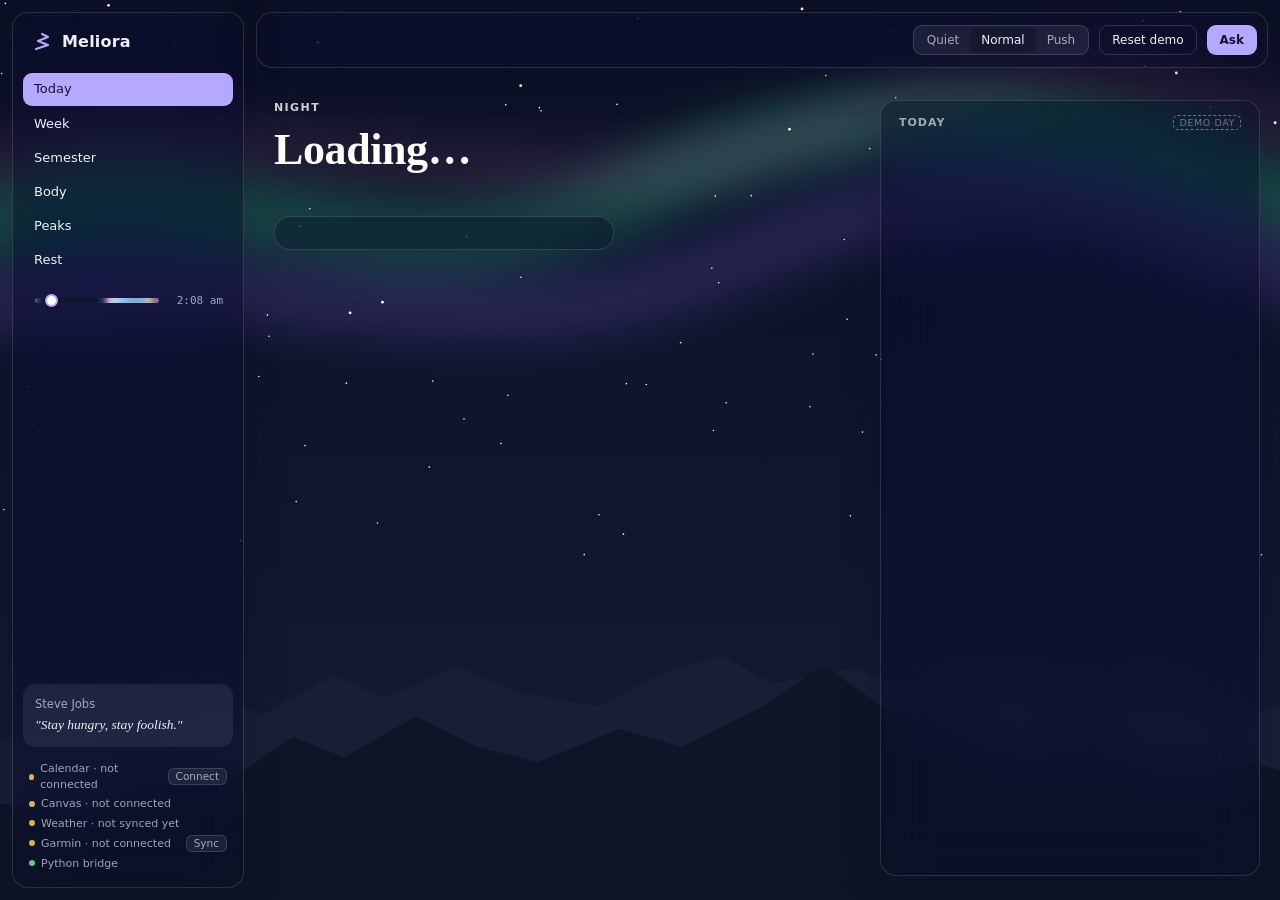
<file: src/meliora/ui/index.html>
<!doctype html>
<html lang="en" data-ink="dark">
<head>
<meta charset="utf-8">
<title>Meliora</title>
<link rel="stylesheet" href="style.css">
</head>
<body>

<!-- The sky: everything behind the glass. -->
<div class="sky" id="sky" aria-hidden="true">
  <!-- Stars and aurora animate whole layers (GPU-composited), never shapes inside an SVG. -->
  <div class="stars" id="stars"></div>
  <div class="aurora" id="aurora">
    <svg width="0" height="0" style="position:absolute"><defs><filter id="soft" x="-20%" y="-50%" width="140%" height="200%"><feGaussianBlur stdDeviation="22"/></filter></defs></svg>
    <svg class="rib r1" viewBox="0 0 1440 600" preserveAspectRatio="none"><path filter="url(#soft)" fill="none" stroke-linecap="round" d="M-60 230 C 200 120, 420 300, 700 190 S 1180 90, 1500 210" stroke="#3BE38B" stroke-width="70"/></svg>
    <svg class="rib r2" viewBox="0 0 1440 600" preserveAspectRatio="none"><path filter="url(#soft)" fill="none" stroke-linecap="round" d="M-60 300 C 260 220, 520 360, 820 250 S 1240 180, 1500 280" stroke="#8A5CF6" stroke-width="60"/></svg>
    <svg class="rib r3" viewBox="0 0 1440 600" preserveAspectRatio="none"><path filter="url(#soft)" fill="none" stroke-linecap="round" d="M-60 160 C 300 90, 600 220, 900 130 S 1300 60, 1500 140" stroke="#E05AA8" stroke-width="40"/></svg>
  </div>
  <div class="sun" id="sun"></div>
  <div class="belt" id="belt"></div>
  <div class="glow" id="glow"></div>
  <svg class="ridge" viewBox="0 0 1440 300" preserveAspectRatio="xMidYMax slice">
    <defs>
      <linearGradient id="litGrad" x1="0" y1="0" x2="0" y2="1">
        <stop offset="0" stop-color="#F2B39B" stop-opacity="1"/>
        <stop offset=".45" stop-color="#F2B39B" stop-opacity=".35"/>
        <stop offset=".8" stop-color="#F2B39B" stop-opacity="0"/>
      </linearGradient>
    </defs>
    <path id="ridge-far" d="M0 300 L0 170 L80 150 L150 120 L210 140 L290 95 L350 118 L420 80 L470 102 L540 70 L600 96 L680 110 L740 78 L800 60 L850 88 L930 72 L1000 100 L1080 84 L1150 110 L1220 90 L1300 120 L1380 104 L1440 130 L1440 300 Z"/>
    <path id="ridge-near" d="M0 300 L0 230 L90 205 L170 215 L250 170 L310 188 L380 140 L430 160 L500 120 L560 150 L620 165 L700 132 L760 150 L840 110 L900 70 L960 112 L1020 128 L1090 160 L1160 145 L1240 178 L1320 165 L1440 200 L1440 300 Z"/>
    <path id="ridge-lit" fill="url(#litGrad)" d="M0 300 L0 230 L90 205 L170 215 L250 170 L310 188 L380 140 L430 160 L500 120 L560 150 L620 165 L700 132 L760 150 L840 110 L900 70 L960 112 L1020 128 L1090 160 L1160 145 L1240 178 L1320 165 L1440 200 L1440 300 Z"/>
  </svg>
</div>

<div class="app">
  <aside class="side glass">
    <div class="brand">
      <svg width="20" height="20" viewBox="0 0 20 20" aria-hidden="true"><path d="M3 17 L15 13 L5 9 L15 5 L9 2" fill="none" stroke="currentColor" stroke-width="2.2" stroke-linecap="round" stroke-linejoin="round"/></svg>
      Meliora
    </div>
    <nav>
      <a class="nav on" data-view="today">Today <b id="pendcount"></b></a>
      <a class="nav">Week</a>
      <a class="nav">Semester</a>
      <a class="nav" data-view="body">Body</a>
      <a class="nav">Peaks</a>
      <a class="nav">Rest</a>
    </nav>
    <div class="scrub">
      <input type="range" id="slider" min="0" max="1439" step="1" aria-label="Time of day for the sky">
      <button class="time" id="time" title="Back to the real time"></button>
    </div>
    <div class="why">Steve Jobs<em>"Stay hungry, stay foolish."</em></div>
    <div class="sources">
      <div class="src off"><span id="src-cal"><i></i>Calendar · not connected</span><button class="sync" id="cal-connect" title="Let Meliora read Apple Calendar">Connect</button></div>
      <div class="src off"><i></i>Canvas · not connected</div>
      <div class="src off" id="src-weather"><i></i>Weather · not synced yet</div>
      <div class="src off"><span id="src-garmin"><i></i>Garmin · not connected</span><button class="sync" id="sync" title="Pull from Garmin now">Sync</button></div>
      <div class="src" id="bridge"><i></i>Python bridge</div>
    </div>
  </aside>

  <header class="top glass">
    <div class="date"><b id="date"></b><span id="wx"></span></div>
    <div class="spacer"></div>
    <div class="seg" role="group" aria-label="How hard it pushes">
      <button data-push="quiet">Quiet</button><button data-push="normal" class="on">Normal</button><button data-push="push">Push</button>
    </div>
    <button class="btn ghost" id="reset" title="Clear today's Confirm/Decline choices">Reset demo</button>
    <button class="btn primary" id="ask">Ask</button>
  </header>

  <main class="center">
    <section class="hero">
      <div class="eyebrow" id="phase"></div>
      <h1 class="sentence" id="sentence">Loading…</h1>
      <div class="because" id="because"></div>
      <div class="next glass" id="next"></div>
    </section>

    <section class="agenda glass">
      <div class="agenda-h"><h3>Today</h3><span class="allday" id="allday"></span><span class="tag-demo" id="tag-demo">demo day</span></div>
      <div class="rows" id="rows"></div>
    </section>

  </main>

  <main class="bodyv" id="bodyv" hidden>
    <aside class="ov glass" id="ov" aria-label="Overview"></aside>
    <div class="bv-main">
    <div class="bv-head">
      <div><h2>Body</h2><span class="bv-src" id="bv-src"></span></div>
      <div class="seg" id="bv-range" role="group" aria-label="Date range">
        <button data-days="30">30 days</button><button data-days="90" class="on">90 days</button>
      </div>
    </div>
    <section class="tiles" id="tiles"></section>
    <section class="cards">
      <article class="card glass" data-chart="weeks">
        <header><h3>Weekly distance</h3><span class="legend"><i class="sw s1"></i>Runs<i class="sw s2"></i>Hikes</span><button class="tbl">Table</button></header>
        <div class="plot"></div>
      </article>
      <article class="card glass" data-chart="sleep">
        <header><h3>Sleep per night</h3><button class="tbl">Table</button></header>
        <div class="plot"></div>
      </article>
      <article class="card glass" data-chart="hrv">
        <header><h3>HRV</h3><span class="legend"><i class="ln s1"></i>7-day avg<i class="dt m0"></i>Nightly</span><button class="tbl">Table</button></header>
        <div class="plot"></div>
      </article>
      <article class="card glass" data-chart="rhr">
        <header><h3>Resting heart rate</h3><button class="tbl">Table</button></header>
        <div class="plot"></div>
      </article>
    </section>
    <article class="card glass acts">
      <header><h3>Recent activities</h3></header>
      <div class="plot" id="acts"></div>
    </article>
    </div>
  </main>

    <aside class="drawer glass" id="drawer" aria-label="Ask">
      <div class="dh">
        <b>Ask</b>
        <span class="usage" id="usage" title="Claude tokens used (prompt + reply), from the call log"></span>
        <button class="btn ghost" id="newchat" title="Clear this conversation">New chat</button>
        <button class="btn ghost" id="close">Close</button>
      </div>
      <div class="pick">
        <div class="grp"><span>On this Mac</span><div class="seg small" id="tiers" role="group" aria-label="On-device model"></div></div>
        <div class="grp"><span>Claude</span><div class="seg small" id="ctiers" role="group" aria-label="Claude model"></div></div>
      </div>
      <div class="msgs" id="msgs">
        <div class="m a" id="hello"></div>
      </div>
      <form class="compose" id="compose"><input id="q" placeholder="Ask about your day…" autocomplete="off"><button type="button" class="stop" id="stop" hidden>Stop</button></form>
    </aside>

  <div class="toast" id="toast"></div>
</div>

<script src="sky.js"></script>
<script src="charts.js"></script>
<script src="app.js"></script>
</body>
</html>
</file>
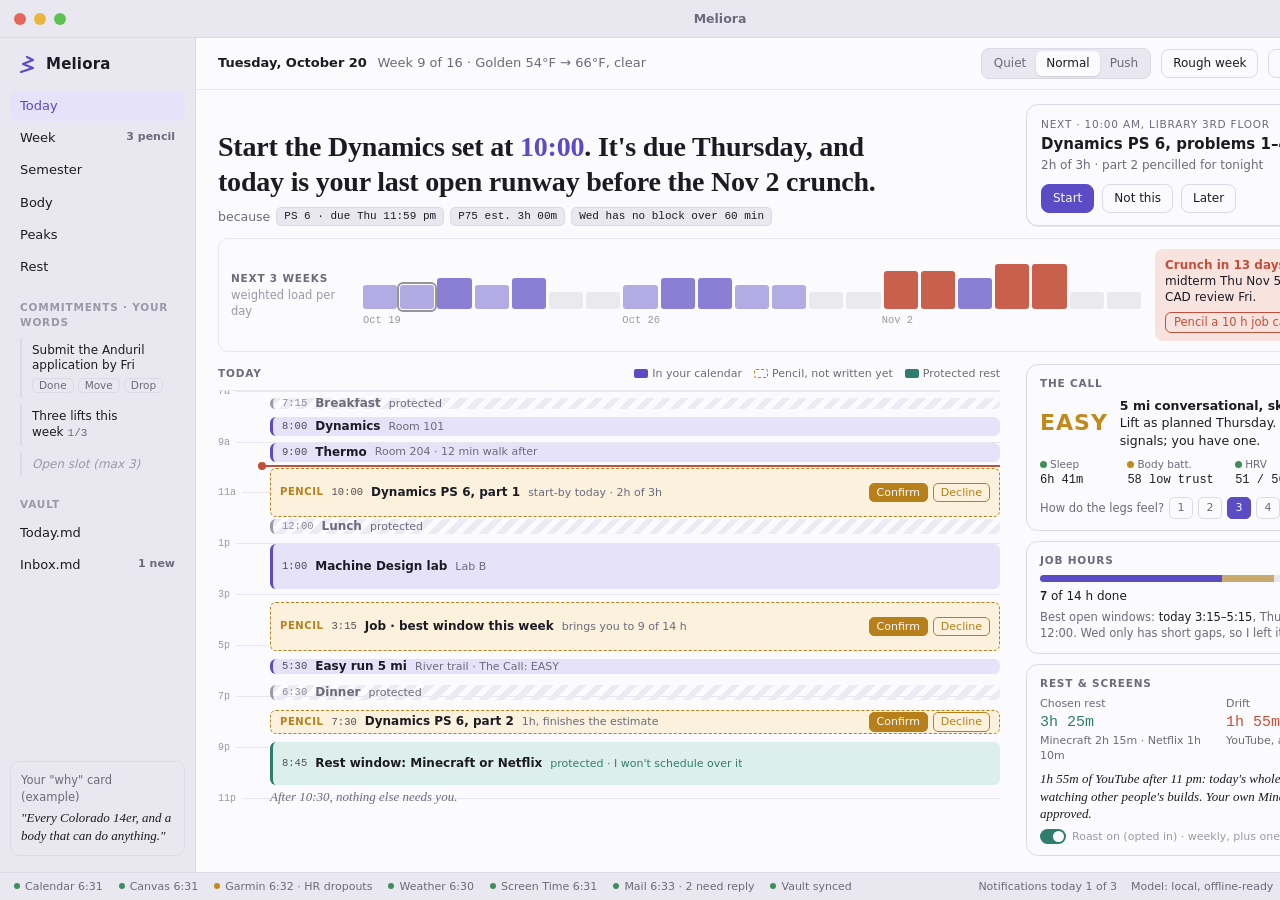
<file: docs/mockup.html>
<!doctype html>
<html lang="en">
<head>
<meta charset="utf-8">
<title>Meliora</title>
<meta name="viewport" content="width=1440">
<style>
/* Layout: native Mac three-zone window. Sidebar | sentence + horizon + (day timeline | cards) | source footer. Chat is a drawer. */
:root{
  --bg:#F3F2F7; --win:#FBFBFD; --side:#E9E8F0; --line:#DCDAE6; --line2:#E8E6EF;
  --fg:#1C1B24; --muted:#6C6A7B; --faint:#9A98A8;
  --violet:#5B4BC4; --violet-soft:#E6E2FA;       /* Columbine: confirmed, primary */
  --gold:#B7801A; --gold-soft:#FBF1DC;           /* Aspen: pencil proposals */
  --spruce:#2F7D6E; --spruce-soft:#DDEFEA;       /* rest */
  --ember:#C24F3A; --ember-soft:#F8E3DE;          /* crunch / warning */
  --ok:#3E8E5A; --warn:#C08A1E;
  --hatch:#ECEAF2;
  --serif: ui-serif, "New York", "Iowan Old Style", Georgia, serif;
  --sans: -apple-system, BlinkMacSystemFont, "SF Pro Text", "Helvetica Neue", system-ui, sans-serif;
  --mono: ui-monospace, "SF Mono", Menlo, monospace;
}
@media (prefers-color-scheme: dark){ :root:not([data-theme="light"]){
  --bg:#0E0D13; --win:#17161E; --side:#1D1C26; --line:#2E2C3A; --line2:#25232F;
  --fg:#ECEAF4; --muted:#A4A1B5; --faint:#6F6C80;
  --violet:#9C8FF2; --violet-soft:#2A2547; --gold:#E2B04F; --gold-soft:#33291A;
  --spruce:#5FC0AC; --spruce-soft:#16302B; --ember:#EE7A63; --ember-soft:#3A1F1A;
  --ok:#6CC28A; --warn:#E2B04F; --hatch:#211F2A; color-scheme:dark }}
:root[data-theme="dark"]{
  --bg:#0E0D13; --win:#17161E; --side:#1D1C26; --line:#2E2C3A; --line2:#25232F;
  --fg:#ECEAF4; --muted:#A4A1B5; --faint:#6F6C80;
  --violet:#9C8FF2; --violet-soft:#2A2547; --gold:#E2B04F; --gold-soft:#33291A;
  --spruce:#5FC0AC; --spruce-soft:#16302B; --ember:#EE7A63; --ember-soft:#3A1F1A;
  --ok:#6CC28A; --warn:#E2B04F; --hatch:#211F2A; color-scheme:dark }

*{box-sizing:border-box}
html,body{margin:0;height:100%}
body{background:var(--bg);color:var(--fg);font:13px/1.4 var(--sans);-webkit-font-smoothing:antialiased}
button{font:inherit;color:inherit;cursor:pointer}
button:focus-visible{outline:2px solid var(--violet);outline-offset:2px}
.num{font-family:var(--mono);font-variant-numeric:tabular-nums}

.window{width:1440px;height:900px;margin:0 auto;background:var(--win);display:grid;grid-template-rows:38px minmax(0,1fr) 28px;overflow:hidden;position:relative}
.titlebar{display:flex;align-items:center;gap:8px;padding:0 14px;border-bottom:1px solid var(--line);background:var(--side)}
.lights{display:flex;gap:8px}.lights i{width:12px;height:12px;border-radius:50%;display:block;background:#E5675B}.lights i:nth-child(2){background:#E9B53F}.lights i:nth-child(3){background:#5FC152}
.titlebar .t{flex:1;text-align:center;color:var(--muted);font-weight:600;font-size:12.5px}

.body{display:grid;grid-template-columns:196px 1fr;min-height:0;overflow:hidden}
.side{background:var(--side);border-right:1px solid var(--line);padding:16px 10px;display:flex;flex-direction:column;gap:2px}
.brand{display:flex;align-items:center;gap:8px;padding:0 8px 14px;font-weight:700;font-size:15px;letter-spacing:.2px}
.brand svg{flex:none}
.nav{display:flex;justify-content:space-between;padding:6px 10px;border-radius:7px;color:var(--fg);font-weight:500}
.nav.on{background:var(--violet-soft);color:var(--violet)}
.nav b{font-weight:600;color:var(--muted);font-size:11px}
.side h6{margin:16px 10px 4px;font-size:10.5px;letter-spacing:.8px;text-transform:uppercase;color:var(--faint)}
.scm{padding:5px 10px;font-size:12px;line-height:1.3;border-left:2px solid var(--line);margin:2px 0 2px 10px}
.scm b{font-family:var(--mono);font-weight:500;color:var(--muted);font-size:11px;margin-left:4px}
.scm span{display:flex;gap:4px;margin-top:4px}
.scm button{border:1px solid var(--line);background:none;border-radius:5px;padding:0 6px;font-size:10.5px;color:var(--muted)}
.scm.empty{color:var(--faint);font-style:italic}
.side .why{margin-top:auto;padding:10px;border-radius:9px;border:1px solid var(--line);color:var(--muted);font-size:11.5px}
.side .why em{font-family:var(--serif);font-style:italic;color:var(--fg);font-size:13px;display:block;margin-top:4px}

.main{display:grid;grid-template-rows:auto auto auto auto minmax(0,1fr);min-height:0;position:relative}
.toolbar{display:flex;align-items:center;gap:10px;padding:10px 22px;border-bottom:1px solid var(--line2)}
.toolbar .date{font-weight:600}
.toolbar .date span{color:var(--muted);font-weight:400;margin-left:6px}
.spacer{flex:1}
.seg{display:flex;background:var(--side);border:1px solid var(--line);border-radius:8px;padding:2px}
.seg button{border:0;background:none;padding:4px 10px;border-radius:6px;font-size:12px;color:var(--muted)}
.seg button.on{background:var(--win);color:var(--fg);box-shadow:0 1px 2px rgba(0,0,0,.12)}
.tbtn{border:1px solid var(--line);background:var(--win);border-radius:8px;padding:5px 11px;font-size:12px}
.tbtn.primary{background:var(--violet);border-color:var(--violet);color:var(--win)}
.tbtn.ghost{background:none}
.tbtn[aria-pressed="true"]{background:var(--spruce-soft);border-color:var(--spruce);color:var(--spruce)}

.hero{display:grid;grid-template-columns:1fr 392px;gap:26px;padding:14px 22px 12px;align-items:end}
.sentence{font-family:var(--serif);font-size:28px;line-height:1.22;letter-spacing:-.2px;margin:0;text-wrap:balance}
.sentence mark{background:none;color:var(--violet)}
.because{margin-top:8px;color:var(--muted);font-size:12.5px;display:flex;gap:6px;flex-wrap:wrap;align-items:center}
.chip{display:inline-flex;align-items:center;gap:4px;font-family:var(--mono);font-size:11px;padding:1px 7px;border-radius:5px;background:var(--side);border:1px solid var(--line);color:var(--fg)}
.next{border:1px solid var(--line);border-radius:12px;padding:12px 14px;background:var(--win);box-shadow:0 1px 0 var(--line2)}
.next .lbl{font-size:10.5px;letter-spacing:.8px;text-transform:uppercase;color:var(--muted)}
.next .what{font-size:15px;font-weight:600;margin:3px 0 2px}
.next .meta{color:var(--muted);font-size:12px}
.next .acts{display:flex;gap:8px;margin-top:10px}

.horizon{padding:0 22px 12px}
.hz{border:1px solid var(--line2);border-radius:10px;padding:10px 12px;display:grid;grid-template-columns:118px 1fr 250px;gap:14px;align-items:center}
.hz h4{margin:0;font-size:10.5px;letter-spacing:.8px;text-transform:uppercase;color:var(--muted);font-weight:600}
.hz h4 small{display:block;letter-spacing:0;text-transform:none;font-weight:400;font-size:11.5px;margin-top:2px;color:var(--faint)}
.days{display:grid;grid-template-columns:repeat(21,1fr);gap:3px;align-items:end;height:46px;position:relative}
.d{border-radius:3px;background:var(--violet);opacity:.25;position:relative}
.d.today{outline:2px solid var(--fg);outline-offset:1px}
.d.l2{opacity:.45}.d.l3{opacity:.7}.d.crunch{background:var(--ember);opacity:.9}
.d.wk{background:var(--faint);opacity:.18}
.wkl{display:grid;grid-template-columns:repeat(3,1fr);font-size:10.5px;color:var(--faint);margin-top:4px;font-family:var(--mono)}
.warn{background:var(--ember-soft);border-radius:8px;padding:8px 10px;font-size:12px;line-height:1.35}
.warn b{color:var(--ember)}
.warn button{margin-top:6px;border:1px solid var(--ember);background:none;color:var(--ember);border-radius:6px;padding:2px 8px;font-size:11.5px}

.split{display:grid;grid-template-columns:1fr 392px;gap:26px;padding:0 22px 0;min-height:0}
.panelh{display:flex;justify-content:space-between;align-items:baseline;margin:2px 0 8px}
.panelh h3{margin:0;font-size:10.5px;letter-spacing:.8px;text-transform:uppercase;color:var(--muted);font-weight:600}
.legend{display:flex;gap:12px;font-size:11px;color:var(--muted)}
.legend i{display:inline-block;width:14px;height:9px;border-radius:2px;margin-right:4px;vertical-align:-1px}
.lg-ink{background:var(--violet)}.lg-pen{border:1.5px dashed var(--gold)}.lg-rest{background:var(--spruce)}

.day{position:relative;height:418px;overflow:hidden;border-top:1px solid var(--line2)}
.hr{position:absolute;left:0;right:0;border-top:1px solid var(--line2);font-family:var(--mono);font-size:10px;color:var(--faint)}
.hr span{position:absolute;top:-7px;left:0;background:var(--win);padding-right:6px}
.blk{position:absolute;left:52px;right:0;border-radius:6px;padding:3px 9px;font-size:12px;display:flex;align-items:center;gap:8px;overflow:hidden;white-space:nowrap}
.blk .tm{font-family:var(--mono);font-size:10.5px;color:inherit;opacity:.75}
.blk .sub{color:var(--muted);font-size:11px;overflow:hidden;text-overflow:ellipsis}
.ink{background:var(--violet-soft);border-left:3px solid var(--violet)}
.prot{background:repeating-linear-gradient(135deg,var(--hatch) 0 6px,transparent 6px 12px);border-left:3px solid var(--faint);color:var(--muted)}
.pen{background:var(--gold-soft);border:1.5px dashed var(--gold);color:var(--fg)}
.pen .tag{font-size:10px;letter-spacing:.6px;text-transform:uppercase;color:var(--gold);font-weight:700}
.pen .pa{margin-left:auto;display:flex;gap:5px}
.pen .pa button{border:1px solid var(--gold);background:none;border-radius:5px;padding:1px 7px;font-size:11px;color:var(--gold)}
.pen .pa button.y{background:var(--gold);color:var(--win)}
.pen.done{background:var(--violet-soft);border:0;border-left:3px solid var(--violet)}
.pen.done .tag,.pen.done .pa{display:none}
.pen.gone{opacity:.0;pointer-events:none;transition:opacity .25s}
.rest{background:var(--spruce-soft);border-left:3px solid var(--spruce);color:var(--fg)}
.rest .sub{color:var(--spruce)}
.now{position:absolute;left:44px;right:0;border-top:2px solid var(--ember)}
.now::before{content:"";position:absolute;left:-4px;top:-5px;width:8px;height:8px;border-radius:50%;background:var(--ember)}
.endline{position:absolute;left:52px;right:0;font-family:var(--serif);font-style:italic;color:var(--muted);font-size:13px}

.cards{display:flex;flex-direction:column;gap:10px;min-height:0;overflow:hidden}
.card{border:1px solid var(--line);border-radius:12px;padding:11px 13px}
.card h3{margin:0;font-size:10.5px;letter-spacing:.8px;text-transform:uppercase;color:var(--muted);font-weight:600;display:flex;justify-content:space-between}
.card h3 span{text-transform:none;letter-spacing:0;font-weight:400;color:var(--faint)}
.call{display:flex;gap:12px;align-items:center;margin-top:6px}
.verdict{font-weight:800;font-size:22px;letter-spacing:1px;color:var(--warn);line-height:1}
.call p{margin:0;font-size:12.5px}
.inputs{display:grid;grid-template-columns:1fr 1.25fr 1fr 1fr;gap:6px;margin-top:8px}
.in{font-size:10.5px;color:var(--muted)}
.in b{display:block;font-family:var(--mono);font-weight:500;color:var(--fg);font-size:12px}
.dot{display:inline-block;width:7px;height:7px;border-radius:50%;background:var(--ok);margin-right:3px}
.dot.lo{background:var(--warn)}
.feel{display:flex;align-items:center;gap:5px;margin-top:8px;font-size:11.5px;color:var(--muted)}
.feel button{width:24px;height:22px;border:1px solid var(--line);background:none;border-radius:5px;font-size:11px}
.feel button.on{background:var(--violet);border-color:var(--violet);color:var(--win)}
.bar{height:7px;border-radius:4px;background:var(--line2);overflow:hidden;display:flex;margin:7px 0 6px}
.bar i{display:block;height:100%}
.jobrow{display:flex;justify-content:space-between;font-size:12px}
.windows{margin-top:4px;font-size:11.5px;color:var(--muted)}
.windows b{color:var(--fg);font-weight:500}
.rest2{display:grid;grid-template-columns:1fr 1fr;gap:8px;margin-top:6px}
.rest2 div{font-size:11px;color:var(--muted)}
.rest2 b{display:block;font-family:var(--mono);font-size:15px;font-weight:500}
.rest2 .c b{color:var(--spruce)}.rest2 .dr b{color:var(--ember)}
.roast{font-family:var(--serif);font-style:italic;font-size:13px;margin:7px 0 0;line-height:1.35}
.optin{display:flex;align-items:center;gap:6px;font-size:11px;color:var(--faint);margin-top:6px}
.sw{width:26px;height:15px;border-radius:9px;background:var(--spruce);position:relative;border:0;padding:0}
.sw::after{content:"";position:absolute;width:11px;height:11px;border-radius:50%;background:var(--win);top:2px;left:13px;transition:left .15s}
.sw[aria-pressed="false"]{background:var(--line)}.sw[aria-pressed="false"]::after{left:2px}
.cm{display:flex;align-items:center;gap:8px;font-size:12.5px;padding:5px 0;border-top:1px solid var(--line2)}
.cm:first-of-type{border-top:0}
.cm .p{margin-left:auto;font-family:var(--mono);font-size:11px;color:var(--muted)}
.cm .acts{display:flex;gap:4px;margin-left:auto}
.cm .acts button{border:1px solid var(--line);background:none;border-radius:5px;padding:0 6px;font-size:10.5px;color:var(--muted)}
.cm.empty{color:var(--faint);font-style:italic}

.foot{display:flex;align-items:center;gap:16px;padding:0 14px;border-top:1px solid var(--line);background:var(--side);font-size:11px;color:var(--muted)}
.src{display:flex;align-items:center;gap:5px}
.src i{width:6px;height:6px;border-radius:50%;background:var(--ok)}
.src.w i{background:var(--warn)}
.foot .r{margin-left:auto;display:flex;gap:14px}

/* chat drawer */
.drawer{position:absolute;top:0;right:0;bottom:0;width:392px;background:var(--win);border-left:1px solid var(--line);box-shadow:-12px 0 30px rgba(20,16,40,.12);transform:translateX(102%);transition:transform .22s ease;display:flex;flex-direction:column;z-index:5}
.drawer.open{transform:none}
.dh{display:flex;align-items:center;gap:8px;padding:12px 14px;border-bottom:1px solid var(--line2)}
.dh b{flex:1}
.msgs{flex:1;padding:14px;display:flex;flex-direction:column;gap:10px;overflow:auto}
.m{max-width:88%;padding:8px 11px;border-radius:11px;font-size:12.5px}
.m.u{align-self:flex-end;background:var(--violet);color:var(--win)}
.m.a{background:var(--side)}
.m.a .chip{margin:0 1px}
.compose{margin:12px;border:1px solid var(--line);border-radius:10px;padding:9px 11px;color:var(--faint);font-size:12.5px}

/* bad week mode */
.bad .hz, .bad .roast, .bad .rest-card, .bad .job-windows{display:none}
.bad .bw-note{display:block}
.bw-note{display:none;border:1px solid var(--spruce);background:var(--spruce-soft);border-radius:10px;padding:10px 12px;font-size:12.5px;margin:0 22px 14px}

@media (prefers-reduced-motion: reduce){ .drawer,.sw::after,.pen.gone{transition:none} }
</style>
</head>
<body>
<div class="window" id="win">
  <div class="titlebar"><div class="lights"><i></i><i></i><i></i></div><div class="t">Meliora</div><div style="width:52px"></div></div>
  <div class="body">
    <aside class="side">
      <div class="brand">
        <svg width="20" height="20" viewBox="0 0 20 20" aria-hidden="true"><path d="M3 17 L15 13 L5 9 L15 5 L9 2" fill="none" stroke="var(--violet)" stroke-width="2.2" stroke-linecap="round" stroke-linejoin="round"/></svg>
        Meliora
      </div>
      <div class="nav on">Today</div>
      <div class="nav">Week <b>3 pencil</b></div>
      <div class="nav">Semester</div>
      <div class="nav">Body</div>
      <div class="nav">Peaks</div>
      <div class="nav">Rest</div>
      <h6>Commitments · your words</h6>
      <div class="scm">Submit the Anduril application by Fri<span><button>Done</button><button>Move</button><button>Drop</button></span></div>
      <div class="scm">Three lifts this week<b>1/3</b></div>
      <div class="scm empty">Open slot (max 3)</div>
      <h6>Vault</h6>
      <div class="nav">Today.md</div>
      <div class="nav">Inbox.md <b>1 new</b></div>
      <div class="why">Your "why" card (example)<em>"Every Colorado 14er, and a body that can do anything."</em></div>
    </aside>

    <main class="main" id="main">
      <div class="toolbar">
        <div class="date">Tuesday, October 20 <span>Week 9 of 16 · Golden 54°F → 66°F, clear</span></div>
        <div class="spacer"></div>
        <div class="seg" role="group" aria-label="How hard it pushes">
          <button id="p-q">Quiet</button><button id="p-n" class="on">Normal</button><button id="p-p">Push</button>
        </div>
        <button class="tbtn ghost" id="bad" aria-pressed="false">Rough week</button>
        <button class="tbtn ghost" id="theme">Light / Dark</button>
        <button class="tbtn primary" id="ask">Ask</button>
      </div>

      <section class="hero">
        <div>
          <h1 class="sentence" id="sentence">Start the Dynamics set at <mark>10:00</mark>. It's due Thursday, and today is your last open runway before the Nov 2 crunch.</h1>
          <div class="because" id="because">because
            <span class="chip">PS 6 · due Thu 11:59 pm</span>
            <span class="chip">P75 est. 3h 00m</span>
            <span class="chip">Wed has no block over 60 min</span>
          </div>
        </div>
        <div class="next">
          <div class="lbl">Next · 10:00 am, library 3rd floor</div>
          <div class="what">Dynamics PS 6, problems 1–4 cold</div>
          <div class="meta">2h of 3h · part 2 pencilled for tonight</div>
          <div class="acts"><button class="tbtn primary">Start</button><button class="tbtn">Not this</button><button class="tbtn ghost">Later</button></div>
        </div>
      </section>

      <div class="bw-note" id="bwnote"><b>Rough week mode.</b> Pushing is off and the roast is paused. Today is just three things: the Dynamics set, a 30-minute walk, and real dinner. When you switch this off, I'll offer one easy restart, not a backlog.</div>

      <section class="horizon">
        <div class="hz">
          <h4>Next 3 weeks<small>weighted load per day</small></h4>
          <div>
            <div class="days" id="days"></div>
            <div class="wkl"><span>Oct 19</span><span>Oct 26</span><span>Nov 2</span></div>
          </div>
          <div class="warn"><b>Crunch in 13 days.</b> Dynamics midterm Thu Nov 5, Thermo PS 7 Fri, CAD review Fri.
            <br><button>Pencil a 10 h job cap that week</button></div>
        </div>
      </section>

      <section class="split">
        <div style="min-height:0">
          <div class="panelh"><h3>Today</h3>
            <div class="legend"><span><i class="lg-ink"></i>In your calendar</span><span><i class="lg-pen"></i>Pencil, not written yet</span><span><i class="lg-rest"></i>Protected rest</span></div>
          </div>
          <div class="day" id="day"></div>
        </div>

        <div class="cards">
          <div class="card">
            <h3>The Call <span>rules, not the model</span></h3>
            <div class="call"><div class="verdict">EASY</div><p><b>5 mi conversational, skip the strides.</b> Lift as planned Thursday. Rest needs two red signals; you have one.</p></div>
            <div class="inputs">
              <div class="in"><span class="dot"></span>Sleep<b>6h 41m</b></div>
              <div class="in"><span class="dot lo" title="Two wrist HR dropouts overnight"></span>Body batt.<b>58 low trust</b></div>
              <div class="in"><span class="dot"></span>HRV<b>51 / 56</b></div>
              <div class="in"><span class="dot"></span>Load 7d<b>1.18 ×</b></div>
            </div>
            <div class="feel">How do the legs feel?
              <button>1</button><button>2</button><button class="on">3</button><button>4</button><button>5</button>
            </div>
          </div>

          <div class="card">
            <h3>Job hours <span>this week</span></h3>
            <div class="bar"><i id="jobdone" style="width:50%;background:var(--violet)"></i><i id="jobpen" style="width:14.3%;background:var(--gold);opacity:.6"></i></div>
            <div class="jobrow"><span><b class="num" id="jobnum">7</b> of 14 h done</span><span class="num" style="color:var(--gold)" id="jobpenlbl">+2 h pencilled</span></div>
            <div class="windows job-windows">Best open windows: <b>today 3:15–5:15</b>, Thu 1:00–4:00, Sat 9:00–12:00. Wed only has short gaps, so I left it alone.</div>
          </div>

          <div class="card rest-card">
            <h3>Rest &amp; screens <span>Mon–Tue</span></h3>
            <div class="rest2">
              <div class="c">Chosen rest<b>3h 25m</b>Minecraft 2h 15m · Netflix 1h 10m</div>
              <div class="dr">Drift<b>1h 55m</b>YouTube, all after 11 pm</div>
            </div>
            <p class="roast" id="roast">1h 55m of YouTube after 11 pm: today's whole job window, spent watching other people's builds. Your own Minecraft base? Fully approved.</p>
            <div class="optin"><button class="sw" id="sw" aria-pressed="true" aria-label="Roast on"></button><span id="swl">Roast on (opted in) · weekly, plus one evening line max</span></div>
          </div>
        </div>
      </section>

      <aside class="drawer" id="drawer" aria-label="Ask">
        <div class="dh"><b>Ask</b>
          <div class="seg"><button class="on" id="m-l">Local · Qwen3</button><button id="m-c">Claude</button></div>
          <button class="tbtn ghost" id="close">Close</button>
        </div>
        <div class="msgs">
          <div class="m u">Can I move the run to after the lab and still do PS part 2 tonight?</div>
          <div class="m a">Yes. Run 3:00–3:40 instead, and the job block shifts to 3:45–5:45. That still leaves PS part 2 at 7:30 and your rest window at 8:45. It's 41°F by 6, so 3:00 is also the warmer run. <br><br><span class="chip">pencil 2 changes</span></div>
          <div class="m u">Do it</div>
          <div class="m a">Pencilled. They'll stay dashed on Today until you confirm.</div>
        </div>
        <div class="compose">Ask about your day, or say "move…"</div>
      </aside>
    </main>
  </div>
  <div class="foot">
    <span class="src"><i></i>Calendar 6:31</span>
    <span class="src"><i></i>Canvas 6:31</span>
    <span class="src w"><i></i>Garmin 6:32 · HR dropouts</span>
    <span class="src"><i></i>Weather 6:30</span>
    <span class="src"><i></i>Screen Time 6:31</span>
    <span class="src"><i></i>Mail 6:33 · 2 need reply</span>
    <span class="src"><i></i>Vault synced</span>
    <span class="r"><span>Notifications today 1 of 3</span><span>Model: local, offline-ready</span><span class="num">Claude today 4.2k tok</span></span>
  </div>
</div>

<script>
(function(){
  // 3-week horizon: Mon Oct 19 .. Sun Nov 8. load 0-5
  var load=[2,2,3,2,3,1,1, 2,3,3,2,2,1,1, 4,4,3,5,5,1,1];
  var days=document.getElementById('days');
  load.forEach(function(v,i){
    var d=document.createElement('div'); d.className='d';
    if(i%7>=5) d.className+=' wk';
    else if(v>=4) d.className+=' crunch';
    else if(v===3) d.className+=' l3';
    else if(v===2) d.className+=' l2';
    if(i===1) d.className+=' today';
    d.style.height=(10+v*7)+'px'; days.appendChild(d);
  });

  // day timeline 7:00..23:00 within 452px
  var day=document.getElementById('day'), start=7, end=23.4, H=418, px=H/(end-start);
  function y(t){return (t-start)*px;}
  for(var h=start;h<end;h+=2){var r=document.createElement('div');r.className='hr';r.style.top=y(h)+'px';
    var lab=(h>12?h-12:h)+(h>=12?'p':'a');r.innerHTML='<span>'+lab+'</span>';day.appendChild(r);}
  var B=[
    [7.25,7.75,'prot','Breakfast','protected'],
    [8,8.83,'ink','Dynamics','Room 101'],
    [9,9.83,'ink','Thermo','Room 204 · 12 min walk after'],
    [10,12,'pen','Dynamics PS 6, part 1','start-by today · 2h of 3h','ps1'],
    [12,12.67,'prot','Lunch','protected'],
    [13,14.83,'ink','Machine Design lab','Lab B'],
    [15.25,17.25,'pen','Job · best window this week','brings you to 9 of 14 h','job'],
    [17.5,18.17,'ink','Easy run 5 mi','River trail · The Call: EASY'],
    [18.5,19.17,'prot','Dinner','protected'],
    [19.5,20.5,'pen','Dynamics PS 6, part 2','1h, finishes the estimate','ps2'],
    [20.75,22.5,'rest','Rest window: Minecraft or Netflix','protected · I won\'t schedule over it']
  ];
  B.forEach(function(b){
    var el=document.createElement('div'); el.className='blk '+b[2];
    el.style.top=(y(b[0])+1)+'px'; el.style.height=(y(b[1])-y(b[0])-2)+'px';
    var t=function(x){var hh=Math.floor(x),mm=Math.round((x-hh)*60);var s=(hh>12?hh-12:hh)+':'+(mm<10?'0':'')+mm;return s;};
    var inner='';
    if(b[2]==='pen') inner+='<span class="tag">Pencil</span>';
    inner+='<span class="tm">'+t(b[0])+'</span><b style="font-weight:600">'+b[3]+'</b><span class="sub">'+b[4]+'</span>';
    if(b[2]==='pen') inner+='<span class="pa"><button class="y">Confirm</button><button>Decline</button></span>';
    el.innerHTML=inner; if(b[5]) el.dataset.id=b[5];
    day.appendChild(el);
  });
  var now=document.createElement('div'); now.className='now'; now.style.top=y(9.92)+'px'; day.appendChild(now);
  var endl=document.createElement('div'); endl.className='endline'; endl.style.top=(y(22.5)+2)+'px'; endl.textContent='After 10:30, nothing else needs you.'; day.appendChild(endl);

  // confirm / decline
  var jobDone=7, jobPen=2;
  function renderJob(){
    document.getElementById('jobnum').textContent=jobDone;
    document.getElementById('jobdone').style.width=(jobDone/14*100)+'%';
    document.getElementById('jobpen').style.width=(jobPen/14*100)+'%';
    document.getElementById('jobpenlbl').textContent= jobPen? '+'+jobPen+' h pencilled' : (jobDone>=9?'+2 h booked':'');
  }
  day.addEventListener('click',function(e){
    var btn=e.target.closest('button'); if(!btn) return;
    var blk=btn.closest('.pen'); if(!blk) return;
    if(btn.classList.contains('y')){ blk.classList.add('done');
      if(blk.dataset.id==='job'){ jobPen=0; jobDone=7; document.getElementById('jobpenlbl').textContent='+2 h booked'; document.getElementById('jobpen').style.width='14.3%'; document.getElementById('jobpen').style.opacity='1'; document.getElementById('jobpen').style.background='var(--violet)'; return; }
    } else { blk.classList.add('gone'); if(blk.dataset.id==='job'){ jobPen=0; renderJob(); } }
  });

  // push level
  ['p-q','p-n','p-p'].forEach(function(id){document.getElementById(id).onclick=function(){
    ['p-q','p-n','p-p'].forEach(function(o){document.getElementById(o).classList.toggle('on',o===id)});}});
  // model toggle
  ['m-l','m-c'].forEach(function(id){document.getElementById(id).onclick=function(){
    ['m-l','m-c'].forEach(function(o){document.getElementById(o).classList.toggle('on',o===id)});}});

  // roast opt-in
  var sw=document.getElementById('sw');
  sw.onclick=function(){var on=sw.getAttribute('aria-pressed')!=='true';sw.setAttribute('aria-pressed',on);
    document.getElementById('roast').hidden=!on;
    document.getElementById('swl').textContent= on?'Roast on (opted in) · weekly, plus one evening line max':'Roast off · numbers only';};

  // bad week
  var bad=document.getElementById('bad'), main=document.getElementById('main'), s=document.getElementById('sentence'), orig=s.innerHTML, origB=document.getElementById('because').innerHTML;
  bad.onclick=function(){var on=bad.getAttribute('aria-pressed')!=='true';bad.setAttribute('aria-pressed',on);main.classList.toggle('bad',on);
    s.innerHTML= on? 'One thing today: <mark>the Dynamics set</mark>. Everything else can wait until you feel like it.' : orig;
    document.getElementById('because').innerHTML = on? 'because <span class="chip">due Thu</span><span class="chip">you asked for quiet</span>' : origB;};

  // drawer
  var dr=document.getElementById('drawer');
  document.getElementById('ask').onclick=function(){dr.classList.toggle('open')};
  document.getElementById('close').onclick=function(){dr.classList.remove('open')};

  // theme
  document.getElementById('theme').onclick=function(){var r=document.documentElement;
    var cur=r.getAttribute('data-theme') || (matchMedia('(prefers-color-scheme: dark)').matches?'dark':'light');
    r.setAttribute('data-theme',cur==='dark'?'light':'dark');};
})();
</script>
</body>
</html>
</file>
<file: src/meliora/ui/style.css>
/* Meliora: glass panels over a sky that follows the sun. System fonts only (offline). */
:root{
  --serif: ui-serif, "New York", "Iowan Old Style", Georgia, serif;
  --sans: -apple-system, BlinkMacSystemFont, "SF Pro Text", "Helvetica Neue", system-ui, sans-serif;
  --mono: ui-monospace, "SF Mono", Menlo, monospace;
  --sky-ink:#fff;
}
/* Ink tokens flip with the sky's brightness (set by sky.js), not with macOS appearance. */
:root[data-ink="dark"]{
  /* Chart series: dataviz reference palette, dark steps (validated on dark glass). */
  --s1:#3987e5; --s2:#d95926; --gridc:rgba(238,240,250,.12); --axisc:rgba(238,240,250,.28);
  --glass:rgba(12,14,34,.42); --glass-2:rgba(255,255,255,.07); --edge:rgba(255,255,255,.14);
  --ink:#EEF0FA; --muted:rgba(238,240,250,.66); --faint:rgba(238,240,250,.42);
  --accent:#B4A8FF; --accent-ink:#17142E; --pen:#E9C48A; --pen-soft:rgba(233,196,138,.13);
  --rest:#7FD6C2; --now:#FF8C73; color-scheme:dark;
}
:root[data-ink="light"]{
  --s1:#2a78d6; --s2:#eb6834; --gridc:rgba(20,26,46,.1); --axisc:rgba(20,26,46,.28);
  --glass:rgba(255,255,255,.52); --glass-2:rgba(255,255,255,.5); --edge:rgba(255,255,255,.7);
  --ink:#141A2E; --muted:rgba(20,26,46,.64); --faint:rgba(20,26,46,.42);
  --accent:#4B3DB3; --accent-ink:#fff; --pen:#94640F; --pen-soft:rgba(233,196,138,.28);
  --rest:#1F6E5F; --now:#C24F3A; color-scheme:light;
}

*{box-sizing:border-box}
[hidden]{display:none !important}
/* clip, not hidden: hidden boxes can still be scrolled by focus, which shoved the page sideways
   when the Ask drawer slid out with its text box focused. */
html,body{margin:0;height:100%;overflow:clip}
body{font:13px/1.4 var(--sans);color:var(--ink);background:#0B1026;-webkit-font-smoothing:antialiased;transition:color .6s}
button{font:inherit;color:inherit;cursor:pointer}
button:focus-visible,input:focus-visible{outline:2px solid var(--accent);outline-offset:2px}

/* ---------- sky ---------- */
.sky{position:fixed;inset:0;overflow:hidden;background:#0B1026}
.stars{position:absolute;inset:0;transition:opacity .8s}
.stars svg{position:absolute;inset:0;width:100%;height:100%;fill:#fff;animation:twinkle 6s ease-in-out infinite;will-change:opacity}
@keyframes twinkle{50%{opacity:.35}}
.aurora{position:absolute;left:0;top:0;width:100%;height:70%;transition:opacity .8s;mix-blend-mode:screen}
.rib{position:absolute;inset:0;width:100%;height:100%;overflow:visible;animation:drift 26s ease-in-out infinite alternate;will-change:transform}
.r1{opacity:.25}.r2{opacity:.2;animation-duration:34s}.r3{opacity:.15;animation-duration:41s}
@keyframes drift{0%{transform:translateX(-40px) scaleY(.9)}50%{opacity:.15}100%{transform:translateX(50px) scaleY(1.1)}}
/* Battery: invisible layers stop, and everything stops when the window isn't in front. */
.sky .off{visibility:hidden}
.sky .off *,html.paused .sky *{animation-play-state:paused}
.sun{position:absolute;width:54px;height:54px;margin:-27px 0 0 -27px;border-radius:50%;background:var(--sun,#FFF7E0);
  box-shadow:0 0 40px 14px color-mix(in srgb,var(--sun,#FFF7E0) 55%,transparent),0 0 140px 60px color-mix(in srgb,var(--sun,#FFF7E0) 22%,transparent)}
.belt{position:absolute;left:0;right:0;bottom:22%;height:26%;background:linear-gradient(to bottom,transparent,rgba(var(--belt,200,139,176),.9) 60%,transparent)}
.glow{position:absolute;left:0;right:0;bottom:0;height:60%;background:radial-gradient(120% 80% at 70% 100%,rgba(242,179,86,.95),transparent 65%)}
.ridge{position:absolute;left:0;right:0;bottom:0;width:100%;height:34vh}
.ridge path{transition:fill .6s}
#ridge-lit{mix-blend-mode:screen;transition:opacity .6s}

/* ---------- app grid ---------- */
.app{position:relative;height:100vh;overflow:clip;display:grid;grid-template-columns:232px minmax(0,1fr);grid-template-rows:56px minmax(0,1fr);gap:12px;padding:12px}
.glass{background:var(--glass);border:1px solid var(--edge);border-radius:16px;
  -webkit-backdrop-filter:blur(24px) saturate(1.5);backdrop-filter:blur(24px) saturate(1.5);
  box-shadow:0 10px 40px rgba(5,8,25,.18);transition:background .6s,border-color .6s}

.side{grid-row:1/3;padding:16px 10px;display:flex;flex-direction:column;gap:2px}
.brand{display:flex;align-items:center;gap:9px;padding:2px 10px 18px;font-weight:700;font-size:16px;letter-spacing:.2px;color:var(--ink)}
.brand svg{color:var(--accent)}
nav{display:flex;flex-direction:column;gap:2px}
.nav{display:flex;justify-content:space-between;padding:7px 11px;border-radius:9px;font-weight:500;color:var(--ink);cursor:default}
.nav:hover{background:var(--glass-2)}
.nav.on{background:var(--accent);color:var(--accent-ink)}
.nav b{font-weight:600;font-size:11px;opacity:.75}
.why{margin-top:auto;padding:12px;border-radius:12px;background:var(--glass-2);color:var(--muted);font-size:11.5px}
.why em{display:block;margin-top:4px;font-family:var(--serif);font-style:italic;font-size:13.5px;color:var(--ink)}
.sources{margin-top:12px;padding:0 6px;display:flex;flex-direction:column;gap:4px;font-size:11px;color:var(--muted)}
.src{display:flex;align-items:center;gap:6px}
.src i{width:6px;height:6px;border-radius:50%;background:#5FC97F}
.src.off i{background:#E2B04F}
.src span{display:flex;align-items:center;gap:6px}
.src .sync{margin-left:auto;border:1px solid var(--edge);background:var(--glass-2);border-radius:6px;padding:0 7px;font-size:10.5px;color:var(--muted)}
.src .sync:disabled{opacity:.5;cursor:default}

.top{display:flex;align-items:center;gap:10px;padding:0 10px 0 18px}
.date b{font-size:14px;font-weight:600}
.date span{color:var(--muted);margin-left:10px}
.spacer{flex:1}
.seg{display:flex;background:var(--glass-2);border:1px solid var(--edge);border-radius:9px;padding:2px}
.seg button{border:0;background:none;padding:4px 11px;border-radius:7px;font-size:12px;color:var(--muted)}
.seg button.on{background:var(--glass);color:var(--ink);box-shadow:0 1px 3px rgba(0,0,0,.15)}
.btn{border:1px solid var(--edge);background:var(--glass-2);border-radius:9px;padding:6px 12px;font-size:12px}
.btn.primary{background:var(--accent);border-color:transparent;color:var(--accent-ink);font-weight:600}
.btn.ghost{background:none}

/* ---------- center ---------- */
.center{position:relative;display:grid;grid-template-columns:minmax(0,1fr) 380px;gap:24px;min-height:0;padding:20px 8px 0 18px}
.hero{display:flex;flex-direction:column;align-items:flex-start;min-width:0}
.eyebrow{font-size:11px;letter-spacing:1.4px;text-transform:uppercase;color:var(--sky-ink);opacity:.8;font-weight:600;transition:color .6s}
.sentence{font-family:var(--serif);font-weight:600;font-size:44px;line-height:1.14;letter-spacing:-.4px;margin:10px 0 0;max-width:720px;
  color:var(--sky-ink);text-wrap:balance;text-shadow:0 1px 18px rgba(0,0,0,.12);transition:opacity .2s,color .6s}
.sentence mark{background:none;color:inherit;text-decoration:underline;text-decoration-thickness:3px;text-underline-offset:7px;text-decoration-color:color-mix(in srgb,var(--sky-ink) 45%,transparent)}
.because{display:flex;flex-wrap:wrap;gap:6px;margin-top:14px;transition:opacity .2s}
.chip{font-family:var(--mono);font-size:11px;padding:3px 9px;border-radius:7px;background:var(--glass);border:1px solid var(--edge);
  -webkit-backdrop-filter:blur(14px);backdrop-filter:blur(14px)}
.next{margin-top:26px;padding:16px 18px;min-width:340px;max-width:460px;transition:opacity .2s,background .6s}
.next .lbl{font-size:10.5px;letter-spacing:1px;text-transform:uppercase;color:var(--muted)}
.next .what{font-size:18px;font-weight:600;margin:4px 0 2px}
.next .meta{color:var(--muted)}
.next .acts{display:flex;gap:8px;margin-top:14px}
.fading{opacity:0}

.agenda{display:flex;flex-direction:column;min-height:0;padding:14px 10px 10px;align-self:stretch;margin-bottom:12px}
.agenda-h{display:flex;justify-content:space-between;align-items:baseline;padding:0 8px 8px}
.agenda-h h3{margin:0;font-size:11px;letter-spacing:1px;text-transform:uppercase;color:var(--muted)}
.tag-demo{font-size:9.5px;letter-spacing:.6px;text-transform:uppercase;color:var(--faint);border:1px dashed var(--faint);border-radius:5px;padding:0 5px}
/* Day timeline: positions are % of the grid, so it fills the panel; past ~22 h it scrolls. */
.rows{flex:1;min-height:0;overflow:auto;padding:6px 2px 6px 0}
.tl{position:relative;height:max(100%, calc(var(--span) * 30px))}
.hr{position:absolute;left:0;right:0;height:0;border-top:1px solid var(--gridc)}
.hr span{position:absolute;left:4px;top:-7px;width:34px;font-family:var(--mono);font-size:10px;color:var(--faint);text-align:right}
.ev{position:absolute;overflow:hidden;border-radius:8px;padding:4px 8px;border:1px solid transparent;display:flex;flex-direction:column;gap:1px;min-height:14px}
.ev>*{flex-shrink:0}
.ev b{font-weight:600;font-size:12px;line-height:1.25;white-space:nowrap;overflow:hidden;text-overflow:ellipsis}
.ev .tm{font-family:var(--mono);font-size:10.5px;color:var(--muted);white-space:nowrap}
.ev .sub{font-size:11px;color:var(--muted);white-space:nowrap;overflow:hidden;text-overflow:ellipsis}
.ev.m{flex-direction:row;align-items:center;column-gap:8px}
.ev.s{flex-direction:row;align-items:center;gap:8px;padding:0 8px}
.ev.s .sub,.ev.m .sub{display:none}
.ev.ink{background:var(--glass-2);box-shadow:inset 3px 0 0 var(--accent)}
.ev.prot{background:var(--glass-2);opacity:.62}
.ev.rest{background:var(--glass-2);box-shadow:inset 3px 0 0 var(--rest)}
.ev.pen{background:var(--pen-soft);border:1.5px dashed var(--pen)}
.ev.pen .tm{color:var(--pen)}
.ev.past{opacity:.45}
.ev.now{box-shadow:inset 3px 0 0 var(--now);background:var(--glass-2)}
.ev.declined{opacity:.4;border-style:dotted}
.ev .pa{position:absolute;top:3px;right:5px}
.ev.s .pa{top:50%;transform:translateY(-50%)}
.ev.pen b{padding-right:128px}
.ev.m.pen,.ev.s.pen{padding-right:134px;align-items:center}
.ev.m.pen b,.ev.s.pen b{padding-right:0}
.nowline{position:absolute;left:40px;right:0;height:0;border-top:2px solid var(--now);z-index:2;pointer-events:none}
.nowline::before{content:"";position:absolute;left:-4px;top:-5px;width:8px;height:8px;border-radius:50%;background:var(--now)}
.tl-empty{position:absolute;left:44px;right:0;top:40%;text-align:center;color:var(--muted);font-size:12px}
.pa{display:flex;gap:4px}
.pa button{border:1px solid var(--pen);background:none;color:var(--pen);border-radius:6px;padding:1px 7px;font-size:11px}
.pa button.y{background:var(--pen);color:var(--accent-ink)}
:root[data-ink="light"] .pa button.y{color:#fff}

/* ---------- drawer ---------- */
.drawer{position:absolute;top:80px;right:12px;bottom:12px;width:380px;display:flex;flex-direction:column;transform:translateX(calc(100% + 30px));visibility:hidden;transition:transform .25s ease,visibility 0s linear .25s;z-index:5}
.drawer.open{transform:none;visibility:visible;transition:transform .25s ease,visibility 0s}
.dh{display:flex;align-items:center;padding:12px 14px;border-bottom:1px solid var(--edge)}
.dh{gap:10px}
.dh b{flex:1}
.seg.small button{padding:3px 9px;font-size:11.5px}
.pick{display:flex;gap:14px;padding:10px 14px;border-bottom:1px solid var(--edge)}
.pick .grp{display:flex;flex-direction:column;gap:4px}
.pick .grp span{font-size:9.5px;letter-spacing:.8px;text-transform:uppercase;color:var(--faint)}
.seg.small button.missing{opacity:.45}
/* An event a model proposed: pencil (dashed) until Add; then it's in the Meliora calendar. */
.prop{align-self:stretch;max-width:none;border:1.5px dashed var(--pen);background:var(--pen-soft);border-radius:10px;padding:8px 11px;font-size:12.5px}
.prop b{display:block;font-weight:600}
.prop .when{font-family:var(--mono);font-size:11px;color:var(--pen)}
.prop .where{font-size:11px;color:var(--muted)}
.prop .pa{margin-top:7px}
.prop .kind{display:block;font-size:9.5px;font-weight:700;letter-spacing:.8px;text-transform:uppercase;color:var(--now)}
.prop.del{border-color:var(--now);background:color-mix(in srgb,var(--now) 10%,transparent)}
.prop.del.open b{text-decoration:line-through;text-decoration-color:var(--now)}
.prop.del .when{color:var(--muted)}
.prop.del.done{border-style:solid;opacity:.6}
.pa button.y.danger{background:var(--now);border-color:var(--now);color:#fff}
.ev.del{background:var(--glass-2);border:1.5px dashed var(--now)}
.ev.del b{text-decoration:line-through;text-decoration-color:var(--now)}
.ev.del .pa button:not(.y){border-color:var(--now);color:var(--now)}
.ev.del b{padding-right:110px}
.ev.m.del,.ev.s.del{padding-right:116px;align-items:center}
.ev.m.del b,.ev.s.del b{padding-right:0}
.prop.done{border-style:solid;border-color:var(--accent);background:var(--glass-2)}
.prop.done .when{color:var(--muted)}
.prop.skipped{opacity:.45;border-style:dotted}
.prop .state{display:block;margin-top:6px;font-size:11px;color:var(--muted)}
.seg button.missing{opacity:.45}
.m.a .by{display:block;margin-top:4px;font-size:10.5px;color:var(--faint)}
.m.a.pending{color:var(--muted)}
.m.a.err{color:var(--pen)}
.msgs{flex:1;overflow:auto;padding:14px;display:flex;flex-direction:column;gap:10px}
.m{max-width:88%;padding:8px 11px;border-radius:12px;font-size:12.5px}
.m.u{align-self:flex-end;background:var(--accent);color:var(--accent-ink)}
.m.a{background:var(--glass-2)}
.compose{margin:12px;border:1px solid var(--edge);border-radius:10px;display:flex}
.compose .stop{margin:4px;border:1px solid var(--edge);background:var(--glass-2);border-radius:7px;padding:0 12px;font-size:12px;color:var(--ink)}
.usage{font-family:var(--mono);font-size:10.5px;color:var(--faint);white-space:nowrap}
.compose input{flex:1;border:0;background:none;font:inherit;color:inherit;padding:9px 11px;outline:none}

/* ---------- sky scrubber (sidebar) ---------- */
.scrub{display:flex;align-items:center;gap:8px;margin:14px 6px 0;padding:0 4px}
#slider{flex:1;min-width:0;-webkit-appearance:none;appearance:none;height:5px;border-radius:3px;background:var(--track,#333)}
#slider::-webkit-slider-thumb{-webkit-appearance:none;width:13px;height:13px;border-radius:50%;background:#fff;border:2px solid var(--accent);box-shadow:0 1px 4px rgba(0,0,0,.3)}
.time{border:0;background:none;padding:0;font-family:var(--mono);font-size:11px;color:var(--muted);min-width:54px;text-align:right}
.time.scrubbed{color:var(--accent);text-decoration:underline dotted;text-underline-offset:3px}

.toast{position:fixed;left:50%;bottom:32px;transform:translate(-50%,16px);opacity:0;background:var(--ink);color:var(--accent-ink);padding:8px 14px;border-radius:10px;font-size:12px;transition:all .2s;pointer-events:none;z-index:9}
:root[data-ink="light"] .toast{color:#fff}
:root[data-ink="dark"] .toast{color:#141A2E}
.toast.show{opacity:1;transform:translate(-50%,0)}

/* ---------- body view ---------- */
.app[data-view="body"] .center{display:none}
.bodyv{grid-column:2;grid-row:2;min-height:0;display:grid;grid-template-columns:288px minmax(0,1fr);gap:12px}
.bv-main{min-height:0;overflow:auto;padding:0 4px 12px;display:flex;flex-direction:column;gap:12px}
/* Overview column: Python's facts, one model-written line on top. */
.ov{min-height:0;overflow:auto;padding:16px 16px 14px;display:flex;flex-direction:column;gap:6px}
.ov-h{display:flex;justify-content:space-between;align-items:baseline}
.ov-h b{font-size:11px;font-weight:600;letter-spacing:.8px;text-transform:uppercase;color:var(--muted)}
.ov-h span{font-size:11px;color:var(--faint)}
.ov-line{margin:6px 0 0;font:500 17px/1.38 var(--serif);color:var(--ink);transition:opacity .25s}
.ov-line.fading{opacity:.35}
.ov-by{font-size:10.5px;color:var(--faint);margin-bottom:8px}
.ov h4{margin:10px 0 2px;font-size:11px;font-weight:600;letter-spacing:.8px;text-transform:uppercase;color:var(--muted)}
.ov ul{list-style:none;margin:0;padding:0;display:flex;flex-direction:column}
.ov li{display:grid;grid-template-columns:8px minmax(0,1fr);gap:10px;padding:8px 0;border-top:1px solid var(--gridc)}
.ov li:first-child{border-top:0}
.ov li>i{width:7px;height:7px;border-radius:50%;margin-top:5px;background:var(--faint)}
.ov li.good>i{background:var(--rest)} .ov li.watch>i{background:var(--pen)}
.ov .ov-top{display:flex;justify-content:space-between;gap:8px;align-items:baseline}
.ov .ov-top b{font-weight:600;font-size:12.5px}
.ov .ov-top .w{font-size:11.5px;color:var(--muted);white-space:nowrap}
.ov li.good .w{color:var(--rest)} .ov li.watch .w{color:var(--pen)}
.ov .v{font-size:15px;font-weight:600;font-variant-numeric:tabular-nums;margin-top:1px}
.ov .ov-sub{font-size:11px;color:var(--muted);font-variant-numeric:tabular-nums}
.ov .asof{color:var(--pen)}
.ov .std .t{font-size:12.5px;font-weight:550}
.ov-empty{color:var(--muted);font-size:12px}
.bodyv[hidden]{display:none}
.bv-head{display:flex;justify-content:space-between;align-items:flex-end;padding:8px 6px 0}
.bv-head h2{margin:0;font-size:22px;font-weight:650;color:var(--sky-ink);display:inline}
.bv-src{margin-left:10px;font-size:12px;color:var(--sky-ink);opacity:.75}
.tiles{display:grid;grid-template-columns:repeat(auto-fill,minmax(160px,1fr));gap:10px}
.tile{padding:12px 14px;display:flex;flex-direction:column;gap:2px}
.tile .lbl{font-size:11.5px;color:var(--muted)}
.tile .v{font-size:26px;font-weight:600;letter-spacing:-.3px}
.tile .v small{font-size:13px;font-weight:500;color:var(--muted);margin-left:3px}
.tile .d{font-size:11px;color:var(--muted)}
.tile .asof{font-size:10.5px;color:var(--pen)}
.spark{margin-top:6px}
.spark polyline{fill:none;stroke:var(--faint);stroke-width:1.5;stroke-linejoin:round;stroke-linecap:round}
.spark circle{fill:var(--s1)}
.cards{display:grid;grid-template-columns:repeat(auto-fit,minmax(380px,1fr));gap:12px}
.card{padding:12px 14px 10px;min-width:0}
.card header{display:flex;align-items:center;gap:12px;margin-bottom:6px}
.card h3{margin:0;font-size:12px;font-weight:600;letter-spacing:.2px}
.legend{display:flex;align-items:center;gap:5px;font-size:11px;color:var(--muted)}
.legend i{display:inline-block;margin-left:6px}
.legend .sw{width:9px;height:9px;border-radius:2px}
.legend .ln{width:14px;height:2px;border-radius:1px}
.legend .dt{width:6px;height:6px;border-radius:50%}
.sw.s1,.ln.s1,.key.s1{background:var(--s1)} .sw.s2,.key.s2{background:var(--s2)} .dt.m0,.key.m0{background:var(--faint)}
.tbl{margin-left:auto;border:1px solid var(--edge);background:var(--glass-2);border-radius:6px;padding:1px 8px;font-size:11px;color:var(--muted)}
.tbl.on{color:var(--ink)}
.plot{min-height:40px;color:var(--muted);font-size:12px}
.chart{display:block}
.chart .grid{stroke:var(--gridc);stroke-width:1}
.chart .axis{stroke:var(--axisc);stroke-width:1}
.chart .ref{stroke:var(--axisc);stroke-width:1}
.chart .tick{font:10px var(--sans);fill:var(--muted);font-variant-numeric:tabular-nums}
.chart .val{font:600 10.5px var(--sans);fill:var(--ink)}
.chart .mark.s1{fill:var(--s1)} .chart .mark.s2{fill:var(--s2)}
.chart .line{fill:none;stroke-width:2;stroke-linejoin:round;stroke-linecap:round}
.chart .line.s1{stroke:var(--s1)}
.chart .end.s1{fill:var(--s1)}
.chart .end,.chart .dot{stroke:var(--glass-solid,#1B2038);stroke-width:2}
:root[data-ink="light"] .chart .end,:root[data-ink="light"] .chart .dot{stroke:#E9EDF5}
.chart .dot.m0{fill:var(--faint);stroke-width:1}
.chart .cross{stroke:var(--axisc);stroke-width:1}
.chart .hit{fill:transparent;outline:none}
.chart .hit:focus-visible{stroke:var(--accent);stroke-width:1}
.ctip{position:fixed;display:none;z-index:20;pointer-events:none;background:var(--ink);color:var(--accent-ink);padding:7px 10px;border-radius:8px;font-size:11.5px;box-shadow:0 6px 20px rgba(0,0,0,.25);min-width:120px}
:root[data-ink="light"] .ctip{color:#fff} :root[data-ink="dark"] .ctip{color:#141A2E}
.ctip-t{font-size:10.5px;opacity:.7;margin-bottom:3px}
.ctip-r{display:flex;align-items:center;gap:6px;line-height:1.5}
.ctip-r b{font-weight:650}
.ctip-r span{opacity:.75}
.ctip .key{width:10px;height:2px;border-radius:1px;flex:none}
.ctip .key.m0{background:currentColor;opacity:.45;width:6px;height:6px;border-radius:50%}
.dtable{width:100%;border-collapse:collapse;font-size:11.5px;color:var(--ink)}
.dtable th{text-align:left;font-weight:500;color:var(--muted);padding:4px 8px 4px 0;border-bottom:1px solid var(--edge)}
.dtable td{padding:4px 8px 4px 0;border-bottom:1px solid var(--gridc);font-variant-numeric:tabular-nums;white-space:nowrap}
.dtable tr:last-child td{border-bottom:0}
.card .plot:has(.dtable){max-height:240px;overflow:auto}
.card.acts .plot:has(.dtable){max-height:none;overflow:visible}

@media (max-width:1180px){ .center{grid-template-columns:minmax(0,1fr) 330px} .sentence{font-size:36px} .bodyv{grid-template-columns:256px minmax(0,1fr)} }
@media (prefers-reduced-motion:reduce){ .rib,.stars svg{animation:none} .drawer{transition:none} }
.allday{flex:1;margin-left:10px;font-size:11.5px;color:var(--muted);white-space:nowrap;overflow:hidden;text-overflow:ellipsis}
/* One-line blocks: the title gives way (ellipsis) so the time always fits. */
.ev.m b,.ev.s b{flex-shrink:1;min-width:0}
</file>
